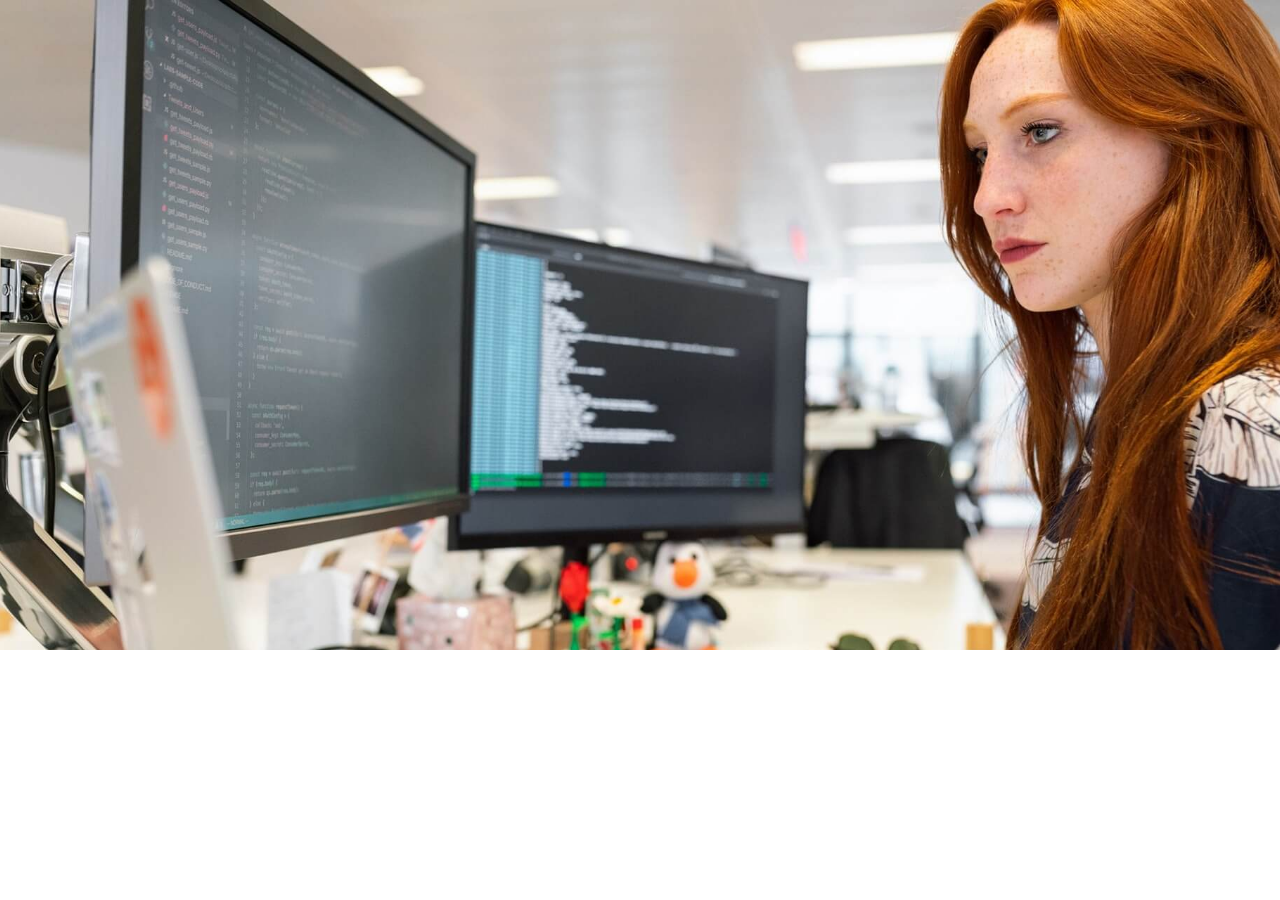
<file: Front_Second_Project/html/background.html>
<!doctype html>
<html lang="zxx">
  <head>
    <meta charset="UTF-8" />
    <meta http-equiv="X-UA-Compatible" content="IE=edge" />
    <meta name="viewport" content="width=device-width, initial-scale=1.0" />
    <title>background</title>
    <link rel="stylesheet" href="../style.css" />
    <link rel="stylesheet" href="../css/background.css" />
  </head>
  <body>
    <div class="bg"></div>
  </body>
</html>
</file>
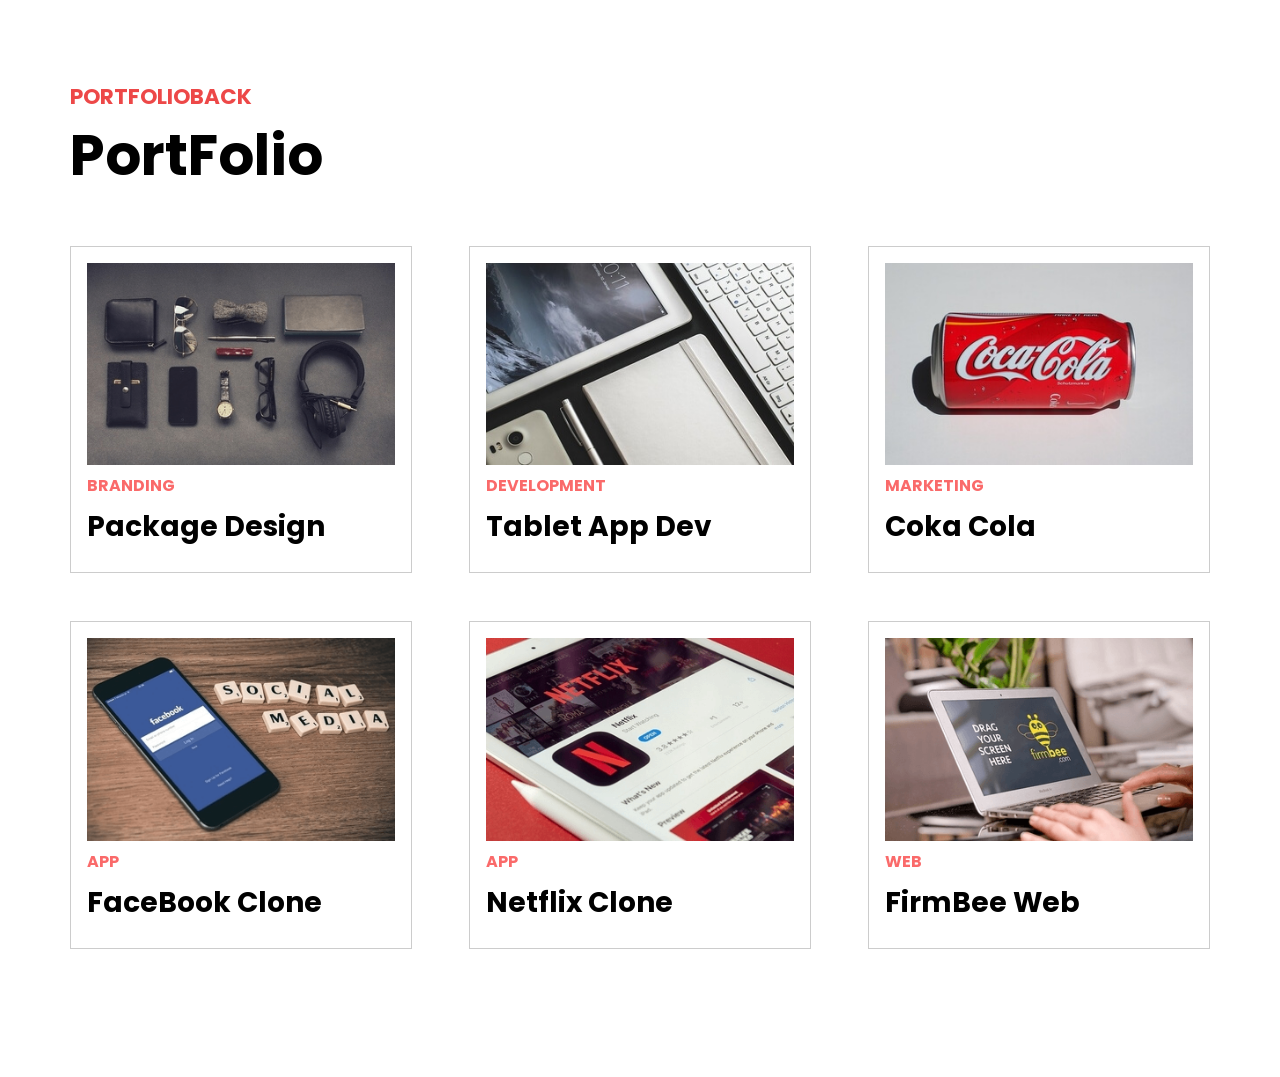
<file: Front_Second_Project/html/portfolio.html>
<!doctype html>
<html lang="zxx">
  <head>
    <meta charset="UTF-8" />
    <meta http-equiv="X-UA-Compatible" content="IE=edge" />
    <meta name="viewport" content="width=device-width, initial-scale=1.0" />
    <title>PortFolio</title>
    <link rel="stylesheet" href="../style.css" />
    <link rel="stylesheet" href="../css/portfoli.css" />
  </head>
  <body>
    <section class="portfolio">
      <div class="container">
        <div class="title">
          <h4>PORTFOLIOBACK</h4>
          <h2>PortFolio</h2>
        </div>
        <div class="portfolio-me">
          <div class="portfolio-inner">
            <img src="../images/mock1.png" alt="샘플 이미지 1" />
            <strong>BRANDING</strong>
            <h3>Package Design</h3>
          </div>
          <div class="portfolio-inner">
            <img src="../images/mock2.png" alt="샘플 이미지 2" />
            <strong>DEVELOPMENT</strong>
            <h3>Tablet App Dev</h3>
          </div>
          <div class="portfolio-inner">
            <img src="../images/mock3.png" alt="샘플 이미지 3" />
            <strong>MARKETING</strong>
            <h3>Coka Cola</h3>
          </div>
          <div class="portfolio-inner">
            <img src="../images/mock4.png" alt="샘플 이미지 4" />
            <strong>APP</strong>
            <h3>FaceBook Clone</h3>
          </div>
          <div class="portfolio-inner">
            <img src="../images/mock5.png" alt="샘플 이미지 5" />
            <strong>APP</strong>
            <h3>Netflix Clone</h3>
          </div>
          <div class="portfolio-inner">
            <img src="../images/mock6.png" alt="샘플 이미지 6" />
            <strong>WEB</strong>
            <h3>FirmBee Web</h3>
          </div>
        </div>
      </div>
    </section>
  </body>
</html>
</file>
<file: Front_Second_Project/style.css>
/* 구글 폰트 적용 */
@import url("https://fonts.googleapis.com/css2?family=Poppins:wght@400;700&family=Varela+Round&display=swap");

/* 기본 스타일 시트 초기화 */
* {
  margin: 0;
  padding: 0;
  box-sizing: border-box;
}

a,
a:link,
a:visited {
  color: inherit;
  text-decoration: none;
}

li {
  list-style: none;
}

.container {
  width: 1140px;
  margin: 0 auto;
}

/* < header > */
header {
  position: fixed;
  top: 0;
  z-index: 1;
  width: 100%;
  padding: 1rem;
}
header .container {
  display: flex;
  justify-content: space-between;
  align-items: center;
  width: 100%;
}
header button {
  background-color: transparent;
  border: 0;
  cursor: pointer;
  color: white;
}
header h1 button {
  font-size: 2rem;
  font-weight: bold;
}
header nav ul {
  display: flex;
}
header nav ul li {
  padding: 10px;
}
header nav ul li button {
  font-size: 1.2rem;
}
header.active {
  background-color: #000;
  animation: fadeIn 0.5s ease-in-out;
}
@keyframes fadeIn {
  0% {
    opacity: 0;
  }
  100% {
    opacity: 1;
  }
}

/* < main > */
main {
  width: 100%;
  height: 100vh;
  color: white;
  background:
    linear-gradient(rgba(0, 0, 0, 0.8), rgba(0, 0, 0, 0.8)),
    url("../images/me.jpg") center center;
  background-size: cover;
  display: flex;
  justify-content: center;
  align-items: center;
  text-align: center;
}
main h4 {
  font-size: 2rem;
}
main h2 {
  font-family: "Varela Round", sans-serif;
  font-size: 3.5rem;
  margin: 2rem 0;
  letter-spacing: 3px;
}
main p {
  max-width: 500px;
  margin: 0 auto;
  font-size: 1.25rem;
}
main button.download {
  background-color: transparent;
  border: 3px solid white;
  border-radius: 20px;
  padding: 1rem 2rem;
  margin-top: 3rem;
  color: white;
  font-weight: bold;
  cursor: pointer;
}
main button.mouse {
  background-color: transparent;
  border: none;
  font-size: 2rem;
  position: absolute;
  bottom: 1rem;
  left: 50%;
  transform: translateX(-50%);
  color: white;
  animation: upDown 1s ease-in-out infinite;
}
main h2 span::after {
  content: "";
  height: 40px;
  width: 3px;
  background-color: #fff;
  display: inline-block;
  animation: blink 0.7s ease-in-out infinite;
}
@keyframes blink {
  0% {
    opacity: 1;
  }
  100% {
    opacity: 0;
  }
}

@keyframes upDown {
  0% {
    bottom: 1rem;
  }
  50% {
    bottom: 1.5rem;
  }
  100% {
    bottom: 1rem;
  }
}

/* < 공동 section 부분 > */
section {
  font-family: "Poppins", sans-serif;
  padding: 5rem 0;
}
/* 해당 section은 첫 번째 section 이므로 흰색이고 다음에 하는 what i do 의 section은 해당 색상처럼 회색을 적용한다. */
section:nth-child(2n) {
  background-color: #f8f8f8;
}
section .title {
  margin-bottom: 3rem;
}

section .title h4 {
  font-size: 1.35rem;
  color: #ed4848;
  position: relative;
}
section .title h2 {
  font-size: 3.5rem;
}
section .title p {
  font-size: 1.15rem;
}

/* < about me > */
section .about-self::after {
  content: "";
  clear: both;
  display: block;
}
section .about-self .left {
  float: left;
  width: 50%;
}
section .about-self .left img {
  width: 100%;
}
section .about-self .right {
  width: 50%;
  float: left;
  padding: 0 2rem;
}
section .about-self .right h3 {
  font-size: 2.25rem;
  margin-bottom: 1rem;
}
section .about-self .right h3 strong {
  color: #ed4848;
}
section .about-self .right p {
  font-size: 1.15rem;
  margin: 1rem 0;
}
section .about-self .right .social a {
  font-size: 2.5rem;
  margin-right: 0.2rem;
}

/* < what i do > */
/* float 속성이 들어간 자식 요소를 직접 가리켜서 float 속성을 해제한다. */
section .do-me::after {
  content: "";
  display: block;
  clear: both;
}
section .do-me .do-inner {
  width: 30%;
  padding: 2rem;
  float: left;
  background: #fff;
  margin-right: 5%;
  cursor: pointer;
}
section .do-me .do-inner:last-child {
  margin-right: 0;
}
section .do-me .do-inner .icon i {
  font-size: 2.5rem;
  color: #ff6a6a;
}
section .do-me .do-inner .content h3 {
  font-size: 2rem;
  margin: 1rem 0;
}
section .do-me .do-inner .content p {
  font-size: 1.15rem;
}
section .do-me .do-inner:hover {
  background-color: lightcoral;
  color: white;
}
section .do-me .do-inner:hover .icon i {
  color: white;
}

/* < background >*/
.bg {
  background: url("../images/background.jpg") center center;
  background-size: cover;
  background-attachment: fixed;
  height: 650px;
}

/* < portfolio > */
section .portfolio-me::after {
  content: "";
  display: block;
  clear: both;
}
section .portfolio-me .portfolio-inner {
  width: 30%;
  margin-right: 5%;
  background-color: #fff;
  float: left;
  padding: 1rem 1rem 1.5rem 1rem;
  border: 1px solid #ccc;
  margin-bottom: 3rem;
}
section .portfolio-me .portfolio-inner img {
  width: 100%;
  display: block;
}
section .portfolio-me .portfolio-inner:nth-child(3n) {
  margin-right: 0;
}
section .portfolio-me .portfolio-inner strong {
  color: #fa6a6a;
  margin: 0.5rem 0;
  display: block;
}
section .portfolio-me .portfolio-inner h3 {
  font-size: 1.75rem;
}

/* <contact with me > */
section .contact-me::after {
  content: "";
  display: block;
  clear: both;
}
section .contact-me .left {
  width: 30%;
  float: left;
}
section .contact-me .left .card {
  border: 1px solid #ccc;
  padding: 1rem;
  display: flex;
  align-items: center;
  margin-bottom: 1.25rem;
}
section .contact-me .left .card .icon i {
  font-size: 2rem;
  margin-right: 15px;
}
section .contact-me .right {
  width: 65%;
  float: left;
  margin-left: 5%;
  border: 1px solid #ccc;
  padding: 1rem;
}
section .contact-me .right .form-group {
  margin-bottom: 1.25rem;
}
section .contact-me .right .form-group label {
  display: block;
  margin-bottom: 0.85rem;
}
section .contact-me .right .form-group input {
  width: 100%;
  padding: 0.625rem;
  outline: none;
  border: 1px solid #ccc;
  border-radius: 10px;
}
section .contact-me .right .form-group input:focus,
section .contact-me .right .form-group textarea:focus {
  border: 1px solid #719ece;
  box-shadow: 0 0 10px #719ece;
}
section .contact-me .right .form-group textarea {
  width: 100%;
  height: 300px;
  outline: none;
  resize: none;
  border: 1px solid #ccc;
  border-radius: 10px;
}
section .contact-me .right button {
  width: 100%;
  padding: 1rem;
  background-color: #f78b00;
  border: none;
  columns: white;
  color: white;
}

/* media-query */
@media screen and (max-width: 1140px) {
  main .container {
    width: 992px;
  }
  section .container {
    width: 600px;
  }
  section .about-self .left {
    width: 100%;
    margin-bottom: 1.5rem;
  }
  section .about-self .right {
    width: 100%;
    padding: 0;
  }
  section .do-me .do-inner {
    width: 48%;
    margin-bottom: 1.5rem;
    margin-right: 0;
  }
  section .do-me .do-inner:nth-child(2n + 1) {
    margin-right: 4%;
  }
  section .portfolio-me .portfolio-inner {
    width: 48%;
    margin-right: 0;
  }
  section .portfolio-me .portfolio-inner:nth-child(2n + 1) {
    margin-right: 4%;
  }
  section .contact-me .left {
    width: 100%;
  }
  section .contact-me .right {
    width: 100%;
    margin-left: 0;
  }
}
@media screen and (max-width: 992px) {
  html {
    font-size: 14px;
  }
  main .container {
    width: 768px;
  }
  section .portfolio-me .portfolio-inner {
    width: 100%;
  }
}
@media screen and (max-width: 768px) {
  html {
    font-size: 13px;
  }
  main .container {
    width: 576px;
  }
  section .container {
    width: 400px;
  }
  section .do-me .do-inner {
    width: 100%;
    margin-right: 0;
  }
}
@media screen and (max-width: 576px) {
  html {
    font-size: 12px;
  }
  main .container {
    width: 400px;
  }
  section .container {
    width: 360px;
  }
}
@media screen and (max-width: 400px) {
  html {
    font-size: 11px;
  }
  main .container {
    width: 320px;
  }
  section .container {
    width: 320px;
  }
  main h4 {
    font-size: 1.5rem;
  }
  section .title h2 {
    font-size: 3rem;
  }
}
</file>
<file: Front_Second_Project/css/background.css>
.bg {
  background: url("../images/background.jpg") center center;
  background-size: cover;
  background-attachment: fixed;
  height: 650px;
}
</file>
<file: Front_Second_Project/css/portfoli.css>
section .portfolio-me::after {
  content: "";
  display: block;
  clear: both;
}
section .portfolio-me .portfolio-inner {
  width: 30%;
  margin-right: 5%;
  background-color: #fff;
  float: left;
  padding: 1rem 1rem 1.5rem 1rem;
  border: 1px solid #ccc;
  margin-bottom: 3rem;
}
section .portfolio-me .portfolio-inner img {
  width: 100%;
  display: block;
}
section .portfolio-me .portfolio-inner:nth-child(3n) {
  margin-right: 0;
}
section .portfolio-me .portfolio-inner strong {
  color: #fa6a6a;
  margin: 0.5rem 0;
  display: block;
}
section .portfolio-me .portfolio-inner h3 {
  font-size: 1.75rem;
}
</file>
